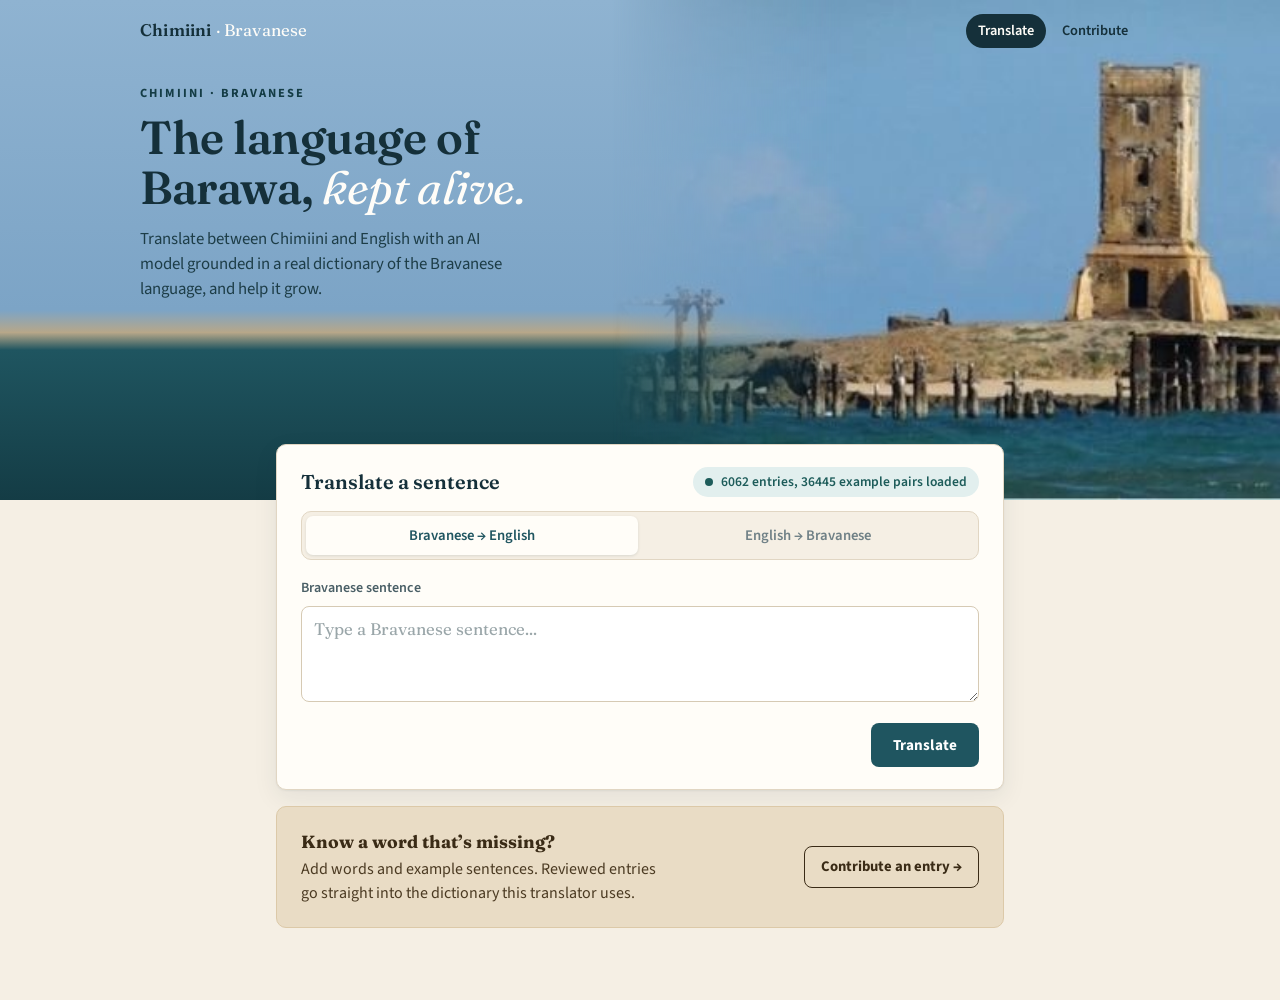
<file: index.html>
<!DOCTYPE html>
<html lang="en">
<head>
<meta charset="UTF-8">
<meta name="viewport" content="width=device-width, initial-scale=1.0">
<title>Chimiini Translator &middot; Bravanese &harr; English</title>
<meta name="description" content="AI-assisted translation between Chimiini (Bravanese) and English, grounded in a Chimiini dictionary and corpus.">
<meta name="theme-color" content="#7ca4c6">
<meta property="og:title" content="Chimiini Translator &middot; Bravanese &harr; English">
<meta property="og:description" content="AI-assisted translation between Chimiini (Bravanese) and English, grounded in a Chimiini dictionary and corpus.">
<meta property="og:image" content="/assets/chilaani-lighthouse.jpg">
<link rel="preconnect" href="https://fonts.googleapis.com">
<link rel="preconnect" href="https://fonts.gstatic.com" crossorigin>
<link href="https://fonts.googleapis.com/css2?family=Fraunces:ital,opsz,wght@0,9..144,400;0,9..144,600;1,9..144,400&family=Source+Sans+3:wght@400;500;600;700&display=swap" rel="stylesheet">
<link rel="stylesheet" href="/assets/site.css">
</head>
<body>
<header class="topbar"><div class="inner">
  <a class="brand" href="/">Chimiini <span>&middot; Bravanese</span></a>
  <nav class="nav">
    <a href="/" aria-current="page">Translate</a>
    <a href="/contribute.html" >Contribute</a>
  </nav>
</div></header>

<section class="hero">
  <div class="inner">
    <div class="hero-copy">
      <p class="eyebrow">Chimiini &middot; Bravanese</p>
      <h1>The language of Barawa, <em>kept alive.</em></h1>
      <p class="lede">Translate between Chimiini and English with an AI model grounded in a real dictionary of the Bravanese language, and help it grow.</p>
    </div>
  </div>
  <img class="hero-photo" src="/assets/chilaani-lighthouse.jpg" width="400" height="300" alt="The Chilaani lighthouse standing on the shore at Barawa, Somalia, with old wooden pier posts in the sea">
</section>

<main class="wrap">
  <div class="card">
    <div class="card-head">
      <h2>Translate a sentence</h2>
      <span class="status pending" id="dataStatus">Loading dictionary&hellip;</span>
    </div>
    <div class="dirtabs" role="group" aria-label="Translation direction">
      <button type="button" class="dirtab active" id="dirB2E">Bravanese &rarr; English</button>
      <button type="button" class="dirtab" id="dirE2B">English &rarr; Bravanese</button>
    </div>
    <label for="sentence" id="sentenceLabel">Bravanese sentence</label>
    <textarea id="sentence" placeholder="Type a Bravanese sentence..."></textarea>
    <div class="btnrow">
      <button type="button" class="primary" id="goBtn" disabled>Translate</button>
    </div>
    <div id="loading" class="loading" role="status">Translating with the dictionary&hellip;</div>
    <div id="errBox" role="alert"></div>
    <div id="resultBox" aria-live="polite"></div>
  </div>

  <div class="card cta">
    <p><strong>Know a word that&rsquo;s missing?</strong>Add words and example sentences. Reviewed entries go straight into the dictionary this translator uses.</p>
    <a class="btn-ghost" href="/contribute.html">Contribute an entry &rarr;</a>
  </div>
</main>

<script>
(function(){
  function stripDiacritics(s) {
    if (!s) return s;
    var repl = { 'ʰ':'', 'ʼ':"'", '’':"'", 'ʻ':"'", 'ˈ':'', 'ð':'dh', 'Ð':'Dh', 'ŋ':'ng' };
    for (var k in repl) s = s.split(k).join(repl[k]);
    return s.normalize('NFD').replace(/[\u0300-\u036f]/g, '');
  }
  function normalizeKey(s) {
    if (!s) return '';
    s = s.replace(/\(.*?\)/g, '');
    s = s.split('-').join('');
    s = stripDiacritics(s);
    s = s.replace(/\s+/g, '');
    return s.toLowerCase().trim();
  }
  function tokenize(s) { return (s.toLowerCase().match(/[a-z']+/g)) || []; }
  function cleanGloss(gloss) {
    if (!gloss) return '';
    gloss = gloss.trim().replace(/^\([^)]*\)\s*/, '');
    gloss = gloss.replace(/^\d+(\/\d+)?\.?\s+/, '');
    var parts = gloss.split(/[;,(]/);
    for (var i=0;i<parts.length;i++){ var t=parts[i].trim(); if(t) return t; }
    return gloss.trim();
  }
  var STOPWORDS = {a:1,an:1,the:1,to:1,of:1,in:1,on:1,at:1,is:1,are:1,was:1,were:1,be:1,been:1,and:1,or:1,but:1,it:1,its:1,s:1,lit:1,also:1};

  function Index(){
    this.braToEng = new Map();
    this.engToBraExact = new Map();
    this.engToBraPartial = new Map();
    this.phraseBraToEng = new Map();
    this.phraseEngToBra = new Map();
    this.userPhraseKeys = new Set();
  }
  // Community submissions (source: "user_added") are reviewed by the site
  // owner, so they take priority over the older dictionary data: they are
  // indexed first (first match wins), tagged [community] in the prompt, and
  // boosted when picking example sentences.
  function isUser(x){ return !!x && x.source === 'user_added'; }
  var USER_EXAMPLE_BOOST = 0.25;

  Index.prototype.addBra = function(key, gloss, note, user){
    if (!key || !gloss) return;
    if (!this.braToEng.has(key)) this.braToEng.set(key, {gloss:gloss, note:note, user:!!user});
  };
  Index.prototype.addEng = function(gloss, braOriginal, note, user){
    var words = tokenize(gloss);
    var isSingle = words.length === 1;
    for (var i=0;i<words.length;i++){
      var w = words[i];
      if (STOPWORDS[w] || w.length < 3) continue;
      var map = isSingle ? this.engToBraExact : this.engToBraPartial;
      if (!map.has(w)) map.set(w, []);
      var arr = map.get(w);
      if (!arr.some(function(e){ return e[0] === braOriginal; })) arr.push([braOriginal, note, !!user]);
    }
  };
  Index.prototype.addPhrase = function(braOriginal, braAscii, english, user){
    if (!braOriginal || !english) return;
    braAscii = braAscii || stripDiacritics(braOriginal);
    var engKey = english.toLowerCase().replace(/[^a-z0-9 ]/g,'').trim();
    var braKey = braAscii.toLowerCase().trim();
    if (braKey && !this.phraseBraToEng.has(braKey)) {
      this.phraseBraToEng.set(braKey, english);
      if (user) this.userPhraseKeys.add('b:' + braKey);
    }
    if (engKey && !this.phraseEngToBra.has(engKey)) {
      this.phraseEngToBra.set(engKey, braOriginal);
      if (user) this.userPhraseKeys.add('e:' + engKey);
    }
  };
  Index.prototype.build = function(lexicon, parallelRows){
    // Community entries first, so they win any key they share with the dictionary.
    lexicon = lexicon.filter(isUser).concat(lexicon.filter(function(e){ return !isUser(e); }));
    parallelRows = parallelRows.filter(isUser).concat(parallelRows.filter(function(r){ return !isUser(r); }));
    for (var i=0;i<lexicon.length;i++){
      var e = lexicon[i];
      var u = isUser(e);
      var headwordOriginal = e.headword_original || '';
      var headwordKey = normalizeKey(headwordOriginal);
      var gloss = cleanGloss(e.gloss || '');
      if (headwordKey && gloss){ this.addBra(headwordKey, gloss, '', u); this.addEng(gloss, headwordOriginal, '', u); }
      if (e.plural_form) this.addBra(normalizeKey(e.plural_form), gloss, '(plural)', u);
      if (e.past_tense) this.addBra(normalizeKey(e.past_tense), gloss, '(past tense)', u);
      var rels = e.related_forms || [];
      for (var j=0;j<rels.length;j++){
        var rel = rels[j];
        var form = rel.form_raw || rel.form;
        if (!form) continue;
        var relGloss = cleanGloss(rel.gloss || '') || gloss;
        var deriv = rel.derivation || [];
        var note = deriv.length ? ('('+deriv.join('/')+')') : '';
        if (relGloss) this.addBra(normalizeKey(form), relGloss, note, u);
        if (rel.past_tense) this.addBra(normalizeKey(rel.past_tense), relGloss, '(past tense)', u);
      }
      var exs = e.examples || [];
      for (var k=0;k<exs.length;k++) this.addPhrase(exs[k].bravanese_original, exs[k].bravanese_ascii, exs[k].english, u);
    }
    for (var p=0;p<parallelRows.length;p++){
      var r = parallelRows[p];
      this.addPhrase(r.bravanese_original, r.bravanese_ascii, r.english, isUser(r));
    }
  };
  Index.prototype.closestExamples = function(tokens, direction, n){
    var map = direction === 'b2e' ? this.phraseBraToEng : this.phraseEngToBra;
    var prefix = direction === 'b2e' ? 'b:' : 'e:';
    var userKeys = this.userPhraseKeys;
    var scored = [];
    var tokenSet = new Set(tokens);
    map.forEach(function(val, key){
      var keyTokens = tokenize(key);
      var overlap = 0;
      for (var i=0;i<keyTokens.length;i++) if (tokenSet.has(keyTokens[i])) overlap++;
      if (overlap > 0) {
        var u = userKeys.has(prefix + key);
        var score = overlap / Math.max(keyTokens.length, tokens.length) + (u ? USER_EXAMPLE_BOOST : 0);
        scored.push([score, key, val, u]);
      }
    });
    scored.sort(function(a,b){ return b[0]-a[0]; });
    return scored.slice(0, n);
  };
  Index.prototype.buildContext = function(sentence, direction){
    var tokens = direction === 'b2e' ? tokenize(stripDiacritics(sentence)) : tokenize(sentence);
    var lexLines = [];
    var unknown = [];
    var self = this;
    if (direction === 'b2e'){
      tokens.forEach(function(t){
        var hit = self.braToEng.get(normalizeKey(t));
        if (hit) lexLines.push((hit.user ? '[community] ' : '') + t + ' = "' + hit.gloss + '" ' + hit.note);
        else unknown.push(t);
      });
    } else {
      tokens.forEach(function(t){
        if (STOPWORDS[t]) return;
        var hits = self.engToBraExact.get(t) || self.engToBraPartial.get(t);
        if (hits && hits.length){
          var shown = hits.slice(0,3).map(function(h){ return (h[2] ? '[community] ' : '') + h[0] + (h[1] ? ' '+h[1] : ''); });
          lexLines.push(t + ' = ' + shown.join(' / '));
        } else unknown.push(t);
      });
    }
    var examples = this.closestExamples(tokens, direction, 5);
    return { lexLines: lexLines, unknown: unknown, examples: examples };
  };

  var GRAMMAR_NOTES = [
    "Chimiini (Bravanese) noun classes, from the dictionary's own conventions:",
    "Class 1/2: people, animals, animate beings (e.g. muke 'woman' / wake 'women'). The class 1 prefix is full mu- only on monosyllabic stems or stems with an initial consonant cluster (muke, mubli); otherwise it reduces to m- (e.g. m-tooro 'thief').",
    "Class 3/4: inanimate, m-/mu- singular, mi- plural (e.g. muti 'tree' / miti 'trees').",
    "Class 5/6: i- singular (often augmentative), ma- plural (e.g. ijiwe 'stone' / majiwe 'stones').",
    "Class 7/8: chi- singular (often diminutive), z(i)- plural (e.g. chiti 'chair' / ziti 'chairs').",
    "Class 9/10: singular and plural forms are identical (e.g. mbuzi 'goat(s)').",
    "Class 11: l- singular, m-/n- plural (e.g. lkuta 'wall' / nkuta 'walls').",
    "Class 14: u- prefix, abstract states/conditions/qualities, usually no plural (e.g. uvivo 'ripeness').",
    "Class 15: verbal nouns / infinitives, marked with ku- (or kh-/chi- variants) plus a final -a (e.g. kuviva 'to be ripe').",
    "Definiteness ('the X') is marked by a suffix that REPLACES the noun's final vowel, based on what that final vowel is: -a -> -aani, -e -> -eeni, -i -> -iini, -o -> -ooni, -u -> -uuni. Examples: skoola 'school' -> skolaani 'the school', kazi 'work' -> kaziini 'the work', suuqu 'market' -> suuquuni 'the market'.",
    "Possessives ('my/your/his-her/our/their X') agree with the possessed noun's class. For 1st singular, 2nd person, and 3rd singular, the possessive is a SUFFIX attached directly to the noun; for 1st plural and 3rd plural, the possessive is a SEPARATE following word. 1st singular ('my'), suffix -a: class 7 -> cha, class 15 -> ka, class 11 -> la, classes 1/2/3/14 -> wa, classes 4/5/6/9 -> ya, classes 8/10 -> za. 2nd person ('your'), suffix -o: class 7 -> cho, class 15 -> ko, class 11 -> lo, classes 1/2/3/14 -> wo, classes 4/5/6/9 -> yo, classes 8/10 -> zo. 3rd singular ('his/her'), suffix -e: class 7 -> che, classes 15/17 -> ke, class 11 -> le, classes 1/2/3/14 -> we, classes 4/5/6/9 -> ye, classes 8/10 -> ze. 1st plural ('our'), separate word ending in -iitu: classes 1/2/14 -> wiitu, class 9 -> yiitu, classes 8/10 -> ziitu, class 17 (locative, 'place') -> kiitu (following its own k- pattern like ka/ko/ke/kaawo elsewhere, NOT grouped with class 15), all other classes (3, 4, 5, 6, 7, 11, 15) -> ndiitu (not the same class-consonant pattern as the other persons -- most classes take the fixed form ndiitu here). kiitu 'our place' and kaawo 'their place' (class 17, locative) can refer to any place -- a house or anywhere else -- not just a home specifically. 3rd plural ('their'), separate word ending in -aawo: class 7 -> chaawo, classes 15/17 -> kaawo, class 11 -> laawo, classes 1/2/3/14 -> waawo, classes 4/5/6/9 -> yaawo, classes 8/10 -> zaawo.",
    "Verb extensions (stack onto the CVC root, roughly extension-causative-reciprocal in order): causative is -ish/-esh (ku-waandra 'get fat' -> ku-waandrisha 'fatten'); stems ending in -uk/-ok mutate the k to sh instead (k-oondroka 'wake up' -> k-oondrosha 'wake s.o. up'). Applied (benefactive/instrumental/directional) is -il/-el, or -iliz/-elez combined with causative. Reciprocal is -an- (ku-'ahidana 'promise one another'), and stacks freely onto applied stems (kh-pikilana 'cook for one another'). A common transitive/causative/intransitive triplet is root+il/el (transitive), root+iz/ez (transitive-causative), root+ik/ek (intransitive); the same pattern recurs as ul/ol, uz/oz, uk/ok, with vowel harmony (high i/u vs mid e/o) picked by the root's final vowel. Some Somali-derived roots take a semantically-empty -at- extension directly on the root.",
    "Tense/mood is built from subject-prefix + auxiliary/marker + stem, not just a past-tense suffix: infinitive is ku-stem-a (becomes kh- before a voiceless-obstruent-initial stem, is dropped before a stem already starting kh-/q-, and lengthens/merges with a vowel-initial stem, e.g. k-aala 'to plant'). Affirmative habitual is invariant hu-stem-a with no subject agreement (hu-biga 'x hits'). The chi- subject prefix marks 3rd person narrative/continuous past in storytelling. Ordinary past tense commonly ends in an -ile/-iile suffix on the verb stem. Negative tenses use a distinct negative subject-prefix set that varies by tense (present, past, future, habitual, imperative, subjunctive each have their own negative paradigm). The copula is irregular: present ni (affirmative) / siwo (negative), invariant; future is SubjectPrefix-taa-ku-wa; past is SubjectPrefix-waaliko. Possession ('have') uses SubjectPrefix-na-cho/na-ye/etc. + the possessed noun, not a separate verb.",
    "Separate from that, there is a LOCATIVE copula ('to be at/in/on [a place]'), built from the root -ko, with a -pi suffix added for 'where' questions. Attested forms -- note several are homophonous across person/class, so context or an explicit subject is needed to disambiguate: 1st singular: niiko 'I am at' (negative siiko 'I am not at'). 2nd singular: uko 'you are at' (homophonous with 3rd singular). 3rd singular (person): uko 'he/she is at' (negative ntaako). 1st plural: chiiko 'we are at' (negative ntachiiko; where-question chikopi 'where are we'; homophonous with the class 7 form below). 2nd plural: niiko 'you (pl.) are at' (homophonous with 1st singular; where-question niikopi 'where are you (pl.)'). 3rd plural (people): waako 'they are at' (negative ntawaako; where-question waakopi 'where are they'). Noun-class locative forms ('it/they [class] is/are at'): class 3 -> wiiko/wuuko (where-question wuukopi); class 4/6 -> yaako (where-question yaakopi); class 5/9 -> yiiko (where-question yiikopi); class 7 -> chiiko (negative ntachiiko; homophonous with 1st plural above); class 8/10 -> ziiko (where-question ziikopi); class 11 -> liiko (where-question liikopi).",
    "These are general patterns, not exhaustive rules -- prefer the specific lexicon entries and example sentences provided below over these generalizations whenever they conflict."
  ].join(' ');

  // Turn the model's reply into safe HTML. Escapes everything first, then
  // renders **bold** / *italic* properly instead of showing the asterisks,
  // and drops Markdown heading marks and bullet stars.
  function formatAnswer(text){
    var t = String(text).replace(/&/g,'&amp;').replace(/</g,'&lt;').replace(/>/g,'&gt;');
    t = t.replace(/^\s{0,3}#{1,6}\s*/gm, '');                 // # headings
    t = t.replace(/^(\s*)[*\-+]\s+/gm, '$1&bull; ');          // * bullet -> •
    t = t.replace(/\*\*(?=\S)([\s\S]*?\S)\*\*/g, '<strong>$1</strong>');
    t = t.replace(/__(?=\S)([\s\S]*?\S)__/g, '<strong>$1</strong>');
    t = t.replace(/(^|[^*\w])\*(?=\S)([^*\n]*?\S)\*(?!\w)/g, '$1<em>$2</em>');
    t = t.replace(/\*/g, '');                                  // any stray asterisks
    return t.replace(/\n/g, '<br>');
  }

  var idx = new Index();
  var currentDir = 'b2e';

  function setDataStatus(ok, text){
    var el = document.getElementById('dataStatus');
    el.className = 'status ' + (ok ? 'ok' : 'pending');
    el.textContent = text;
  }

  Promise.all([
    fetch('lexicon.json').then(function(r){
      if (!r.ok) throw new Error('lexicon.json: HTTP ' + r.status);
      return r.json();
    }),
    fetch('parallel_sentences.jsonl').then(function(r){
      if (!r.ok) throw new Error('parallel_sentences.jsonl: HTTP ' + r.status);
      return r.text();
    }).then(function(text){
      return text.split('\n').filter(function(l){ return l.trim(); }).map(function(l){ return JSON.parse(l); });
    })
  ]).then(function(results){
    var lexicon = results[0];
    var rows = results[1];
    idx.build(lexicon, rows);
    setDataStatus(true, lexicon.length + ' entries, ' + rows.length + ' example pairs loaded');
    document.getElementById('goBtn').disabled = false;
  }).catch(function(err){
    setDataStatus(false, 'Failed to load dictionary data: ' + err.message);
  });

  document.getElementById('dirB2E').addEventListener('click', function(){
    currentDir = 'b2e';
    document.getElementById('dirB2E').classList.add('active');
    document.getElementById('dirE2B').classList.remove('active');
    document.getElementById('sentenceLabel').textContent = 'Bravanese sentence';
    document.getElementById('sentence').placeholder = 'Type a Bravanese sentence...';
  });
  document.getElementById('dirE2B').addEventListener('click', function(){
    currentDir = 'e2b';
    document.getElementById('dirE2B').classList.add('active');
    document.getElementById('dirB2E').classList.remove('active');
    document.getElementById('sentenceLabel').textContent = 'English sentence';
    document.getElementById('sentence').placeholder = 'Type an English sentence...';
  });

  document.getElementById('goBtn').addEventListener('click', function(){
    var sentence = document.getElementById('sentence').value.trim();
    var errBox = document.getElementById('errBox');
    var resultBox = document.getElementById('resultBox');
    errBox.innerHTML = '';
    resultBox.innerHTML = '';
    if (!sentence) return;

    var ctx = idx.buildContext(sentence, currentDir);
    var dirLabel = currentDir === 'b2e' ? 'Chimiini/Bravanese into natural English' : 'English into Chimiini/Bravanese';

    var promptParts = [];
    promptParts.push('You are a linguistic assistant helping translate ' + dirLabel + '.');
    promptParts.push('Use the dictionary matches and example sentences below as ground truth for vocabulary and grammar -- they come directly from a real Chimiini/Bravanese dictionary and corpus, retrieved specifically for this sentence.');
    promptParts.push('Lines tagged [community] were contributed by Chimiini speakers and reviewed by the site owner. They are the most trusted source: when a [community] entry disagrees with an untagged dictionary entry or example, follow the [community] one.');
    promptParts.push('If a word in the input has no matching lexicon entry below, say so explicitly in your answer rather than inventing a translation for it.');
    promptParts.push('');
    promptParts.push('GRAMMAR BACKGROUND: ' + GRAMMAR_NOTES);
    promptParts.push('');
    promptParts.push('DICTIONARY MATCHES for words in this sentence:');
    promptParts.push(ctx.lexLines.length ? ctx.lexLines.join('\n') : '(none found)');
    if (ctx.unknown.length) promptParts.push('\nWords with NO dictionary match: ' + ctx.unknown.join(', '));
    promptParts.push('\nRELEVANT EXAMPLE SENTENCES from the corpus (for grammar/word-order reference):');
    promptParts.push(ctx.examples.length ? ctx.examples.map(function(e){ return (e[3] ? '[community] ' : '') + e[1] + '  =  ' + e[2]; }).join('\n') : '(none found)');
    promptParts.push('');
    promptParts.push('SENTENCE TO TRANSLATE: "' + sentence + '"');
    promptParts.push('');
    promptParts.push('Give: 1) your best translation, 2) a one-sentence note on any word you could not ground in the dictionary matches above, if any. Keep it concise. Write plain text only: no Markdown, no asterisks, no # headings.');

    var loading = document.getElementById('loading');
    loading.style.display = 'block';
    document.getElementById('goBtn').disabled = true;

    fetch('/.netlify/functions/translate', {
      method: 'POST',
      headers: { 'Content-Type': 'application/json' },
      body: JSON.stringify({ prompt: promptParts.join('\n') })
    }).then(function(r){ return r.json().then(function(data){ return { ok: r.ok, status: r.status, data: data }; }); })
      .then(function(result){
      loading.style.display = 'none';
      document.getElementById('goBtn').disabled = false;
      if (!result.ok) {
        var msg = (result.data && result.data.error) ? result.data.error : ('Request failed (status ' + result.status + ')');
        errBox.innerHTML = '<div class="err">' + msg + '</div>';
        return;
      }
      var textBlocks = (result.data.content || []).filter(function(b){ return b.type === 'text'; }).map(function(b){ return b.text; });
      if (!textBlocks.length){
        errBox.innerHTML = '<div class="err">No response text came back.</div>';
        return;
      }
      var answer = textBlocks.join('\n');
      var html = '<div class="result">' + formatAnswer(answer) + '</div>';
      html += '<details><summary>See the dictionary context used for this translation</summary>';
      html += '<div class="ctxblock">' + promptParts.join('\n').replace(/</g,'&lt;') + '</div></details>';
      resultBox.innerHTML = html;
    }).catch(function(err){
      loading.style.display = 'none';
      document.getElementById('goBtn').disabled = false;
      errBox.innerHTML = '<div class="err">Request failed: ' + err.message + '</div>';
    });
  });
})();
</script>
</body>
</html>
</file>
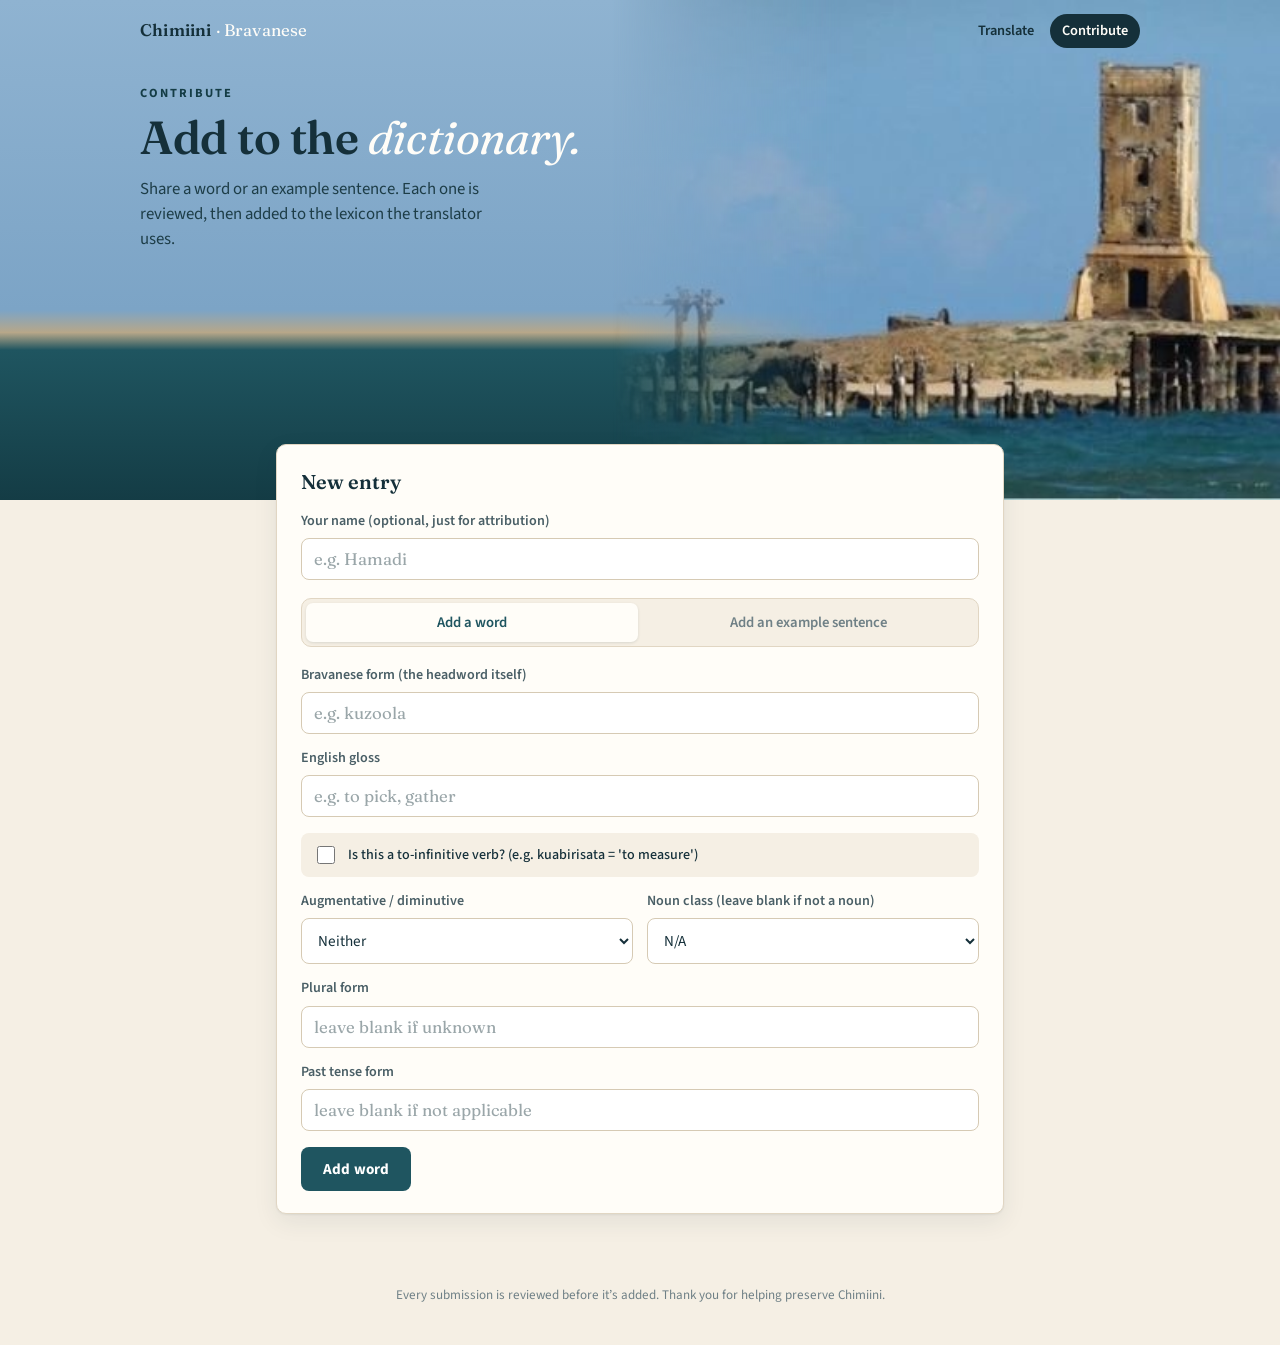
<file: contribute.html>
<!DOCTYPE html>
<html lang="en">
<head>
<meta charset="UTF-8">
<meta name="viewport" content="width=device-width, initial-scale=1.0">
<title>Contribute &middot; Chimiini Translator</title>
<meta name="description" content="Add Chimiini (Bravanese) words and example sentences to the dictionary.">
<meta name="theme-color" content="#7ca4c6">
<meta property="og:title" content="Contribute &middot; Chimiini Translator">
<meta property="og:description" content="Add Chimiini (Bravanese) words and example sentences to the dictionary.">
<meta property="og:image" content="/assets/chilaani-lighthouse.jpg">
<link rel="preconnect" href="https://fonts.googleapis.com">
<link rel="preconnect" href="https://fonts.gstatic.com" crossorigin>
<link href="https://fonts.googleapis.com/css2?family=Fraunces:ital,opsz,wght@0,9..144,400;0,9..144,600;1,9..144,400&family=Source+Sans+3:wght@400;500;600;700&display=swap" rel="stylesheet">
<link rel="stylesheet" href="/assets/site.css">
</head>
<body>
<header class="topbar"><div class="inner">
  <a class="brand" href="/">Chimiini <span>&middot; Bravanese</span></a>
  <nav class="nav">
    <a href="/" >Translate</a>
    <a href="/contribute.html" aria-current="page">Contribute</a>
  </nav>
</div></header>

<section class="hero">
  <div class="inner">
    <div class="hero-copy">
      <p class="eyebrow">Contribute</p>
      <h1>Add to the <em>dictionary.</em></h1>
      <p class="lede">Share a word or an example sentence. Each one is reviewed, then added to the lexicon the translator uses.</p>
    </div>
  </div>
  <img class="hero-photo" src="/assets/chilaani-lighthouse.jpg" width="400" height="300" alt="The Chilaani lighthouse standing on the shore at Barawa, Somalia, with old wooden pier posts in the sea">
</section>

<main class="wrap">
  <div class="card">
    <h2>New entry</h2>
    <label for="submitterName">Your name (optional, just for attribution)</label>
    <input type="text" id="submitterName" placeholder="e.g. Hamadi">

    <div class="modetabs" role="group" aria-label="Entry type" style="margin-top:18px;">
      <button type="button" class="modetab active" id="modeWord">Add a word</button>
      <button type="button" class="modetab" id="modeExample">Add an example sentence</button>
    </div>

    <!-- WORD FORM -->
    <form id="wordForm" name="word-entries" method="POST" data-netlify="true" data-netlify-honeypot="bot-field">
      <input type="hidden" name="form-name" value="word-entries">
      <p hidden><label>Leave blank <input name="bot-field"></label></p>
      <input type="hidden" name="submitted_by" id="w_submitted_by">

      <label for="w_bra">Bravanese form (the headword itself)</label>
      <input type="text" name="bravanese_form" id="w_bra" placeholder="e.g. kuzoola">

      <label for="w_eng">English gloss</label>
      <input type="text" name="english_form" id="w_eng" placeholder="e.g. to pick, gather">

      <div class="checkrow">
        <input type="checkbox" name="is_infinitive_verb" id="w_isverb" value="true">
        <label for="w_isverb">Is this a to-infinitive verb? (e.g. kuabirisata = 'to measure')</label>
      </div>

      <div class="row2">
        <div>
          <label for="w_sizeclass">Augmentative / diminutive</label>
          <select name="size_class" id="w_sizeclass">
            <option value="">Neither</option>
            <option value="augmentative">Augmentative</option>
            <option value="diminutive">Diminutive</option>
          </select>
        </div>
        <div>
          <label for="w_nounclass">Noun class (leave blank if not a noun)</label>
          <select name="noun_class" id="w_nounclass">
            <option value="">N/A</option>
            <option value="1/2">1/2 -- people, animals (muke/wake)</option>
            <option value="3/4">3/4 -- m-/mu- inanimate (muti/miti)</option>
            <option value="5/6">5/6 -- i-/ma-, often augmentative (ijiwe/majiwe)</option>
            <option value="7/8">7/8 -- chi-/z-, often diminutive (chiti/ziti)</option>
            <option value="9/10">9/10 -- singular = plural</option>
            <option value="11">11 -- l-/m-,n- (lkuta/nkuta)</option>
            <option value="14">14 -- u- abstract/state (uvivo)</option>
            <option value="15">15 -- verbal noun/infinitive (kuviva)</option>
          </select>
        </div>
      </div>

      <div id="w_pluralWrap">
        <label for="w_plural">Plural form</label>
        <input type="text" name="plural_form" id="w_plural" placeholder="leave blank if unknown">
      </div>

      <label for="w_past">Past tense form</label>
      <input type="text" name="past_tense" id="w_past" placeholder="leave blank if not applicable">

      <button type="submit" class="primary">Add word</button>
      <div id="w_msg" class="msg" role="status"></div>
    </form>

    <!-- EXAMPLE FORM -->
    <form id="exampleForm" name="example-entries" method="POST" data-netlify="true" data-netlify-honeypot="bot-field" style="display:none;">
      <input type="hidden" name="form-name" value="example-entries">
      <p hidden><label>Leave blank <input name="bot-field"></label></p>
      <input type="hidden" name="submitted_by" id="e_submitted_by">

      <label for="e_bra">Bravanese sentence</label>
      <textarea name="bravanese_sentence" id="e_bra" placeholder="e.g. Umezoola matunda."></textarea>

      <label for="e_eng">English translation</label>
      <textarea name="english_translation" id="e_eng" placeholder="e.g. He has picked the fruits."></textarea>

      <label for="e_past">Past tense form used (if any)</label>
      <input type="text" name="past_tense" id="e_past" placeholder="leave blank if not applicable">

      <label for="e_headword">Headword this example belongs to (optional)</label>
      <input type="text" name="headword_hint" id="e_headword" placeholder="e.g. kuzoola">
      <div class="hint">Not validated here since this app doesn't have the full lexicon loaded -- it'll be matched to the lexicon entry when your submission is approved.</div>

      <button type="submit" class="primary">Add example</button>
      <div id="e_msg" class="msg" role="status"></div>
    </form>
  </div>
</main>
<footer>Every submission is reviewed before it&rsquo;s added. Thank you for helping preserve Chimiini.</footer>

<script>
  var modeWord = document.getElementById('modeWord');
  var modeExample = document.getElementById('modeExample');
  var wordForm = document.getElementById('wordForm');
  var exampleForm = document.getElementById('exampleForm');

  modeWord.addEventListener('click', function(){
    modeWord.classList.add('active'); modeExample.classList.remove('active');
    wordForm.style.display = ''; exampleForm.style.display = 'none';
  });
  modeExample.addEventListener('click', function(){
    modeExample.classList.add('active'); modeWord.classList.remove('active');
    exampleForm.style.display = ''; wordForm.style.display = 'none';
  });

  var nounClassSel = document.getElementById('w_nounclass');
  var pluralWrap = document.getElementById('w_pluralWrap');
  nounClassSel.addEventListener('change', function(){
    var v = nounClassSel.value;
    pluralWrap.style.display = (v === '9/10' || v === '14' || v === '15') ? 'none' : '';
  });

  function encodeForm(form){
    var data = new FormData(form);
    var pairs = [];
    for (var pair of data.entries()) {
      pairs.push(encodeURIComponent(pair[0]) + '=' + encodeURIComponent(pair[1]));
    }
    return pairs.join('&');
  }

  function showMsg(el, text, ok){
    el.style.display = 'block';
    el.className = 'msg ' + (ok ? 'ok' : 'err');
    el.textContent = text;
    setTimeout(function(){ el.style.display = 'none'; }, 5000);
  }

  function wireForm(form, submittedByFieldId, msgId, resetIds, isWordForm){
    var msgEl = document.getElementById(msgId);
    form.addEventListener('submit', function(ev){
      ev.preventDefault();
      document.getElementById(submittedByFieldId).value = document.getElementById('submitterName').value.trim();

      var requiredOk = isWordForm
        ? (document.getElementById('w_bra').value.trim() && document.getElementById('w_eng').value.trim())
        : (document.getElementById('e_bra').value.trim() && document.getElementById('e_eng').value.trim());
      if (!requiredOk) {
        showMsg(msgEl, 'Please fill in both required fields.', false);
        return;
      }

      fetch('/', {
        method: 'POST',
        headers: { 'Content-Type': 'application/x-www-form-urlencoded' },
        body: encodeForm(form)
      }).then(function(res){
        if (res.ok) {
          showMsg(msgEl, 'Submitted -- thank you! It will appear in the translator once reviewed.', true);
          resetIds.forEach(function(id){
            var el = document.getElementById(id);
            if (el.type === 'checkbox') el.checked = false;
            else el.value = '';
          });
          if (isWordForm) { pluralWrap.style.display = ''; }
        } else {
          showMsg(msgEl, 'Submission failed (status ' + res.status + '). Please try again.', false);
        }
      }).catch(function(err){
        showMsg(msgEl, 'Submission failed: ' + err.message, false);
      });
    });
  }

  wireForm(wordForm, 'w_submitted_by', 'w_msg', ['w_bra','w_eng','w_isverb','w_sizeclass','w_nounclass','w_plural','w_past'], true);
  wireForm(exampleForm, 'e_submitted_by', 'e_msg', ['e_bra','e_eng','e_past','e_headword'], false);
</script>
</body>
</html>
</file>
<file: assets/site.css>
/* Baraawe coast palette — sampled from the Chilaani lighthouse photo */
:root {
  --sky: #7ca4c6;
  --sky-hi: #8fb3d1;
  --sea: #1f5560;
  --sea-deep: #143c45;
  --stone: #a07d52;      /* lighthouse sandstone */
  --stone-soft: #e9dcc5;
  --sand: #f5efe4;       /* page background, limestone */
  --paper: #fffdf8;
  --ink: #15303a;
  --ink-2: #4a5f66;
  --ink-3: #6f8086;
  --line: #e1d6c3;
  --ok-bg: #e2efee; --ok-ink: #1d5c5a;
  --err-bg: #f8e4dd; --err-ink: #9a3a24;
  --radius: 10px;
  --shadow: 0 1px 2px rgba(21,48,58,.06), 0 8px 24px rgba(21,48,58,.08);
  --serif: 'Fraunces', Georgia, 'Iowan Old Style', serif;
  --sans: 'Source Sans 3', system-ui, -apple-system, 'Segoe UI', sans-serif;
}
* { box-sizing: border-box; }
html { -webkit-text-size-adjust: 100%; }
body { margin: 0; background: var(--sand); color: var(--ink); font-family: var(--sans); font-size: 16px; line-height: 1.5; }
a { color: var(--sea); }

/* ---------- Top bar ---------- */
.topbar { position: absolute; inset: 0 0 auto 0; z-index: 3; }
.topbar .inner { max-width: 1040px; margin: 0 auto; padding: 14px 20px; display: flex; align-items: center; justify-content: space-between; gap: 12px; }
.brand { font-family: var(--serif); font-weight: 600; font-size: 1.05rem; color: var(--ink); text-decoration: none; letter-spacing: .01em; }
.brand span { color: var(--paper); font-weight: 400; }
.nav { display: flex; gap: 4px; }
.nav a { font-size: .9rem; font-weight: 600; color: var(--ink); text-decoration: none; padding: 6px 12px; border-radius: 999px; }
.nav a:hover { background: rgba(255,255,255,.25); }
.nav a[aria-current="page"] { background: var(--ink); color: var(--paper); }

/* ---------- Hero ---------- */
.hero {
  position: relative; overflow: hidden;
  /* sky above the horizon line, sea below it — matches the photo */
  background: linear-gradient(180deg, var(--sky-hi) 0%, var(--sky) 62%, #b7a789 66.5%, var(--sea) 70%, var(--sea-deep) 100%);
}
.hero .inner { position: relative; max-width: 1040px; margin: 0 auto; min-height: 500px; padding: 84px 20px 120px; display: flex; align-items: flex-start; }
.hero-copy { position: relative; z-index: 2; max-width: 520px; }
.hero-photo {
  position: absolute; right: 0; bottom: 0; height: 100%; width: auto; max-width: none; z-index: 1;
  -webkit-mask-image: linear-gradient(90deg, transparent 0%, #000 34%);
  mask-image: linear-gradient(90deg, transparent 0%, #000 34%);
}
.hero-caption { position: absolute; right: 20px; bottom: 12px; z-index: 2; font-size: .75rem; color: rgba(255,255,255,.85); letter-spacing: .02em; }
.eyebrow { font-size: .78rem; font-weight: 700; letter-spacing: .16em; text-transform: uppercase; color: var(--sea-deep); margin: 0 0 10px; }
.hero h1 { font-family: var(--serif); font-weight: 600; font-size: clamp(2rem, 4.2vw, 2.9rem); line-height: 1.08; margin: 0 0 14px; color: var(--ink); letter-spacing: -.01em; }
.hero h1 em { font-style: italic; font-weight: 400; color: var(--paper); }
.hero p.lede { font-size: 1.05rem; color: #1d3d47; margin: 0; max-width: 46ch; }

/* ---------- Content ---------- */
main.wrap { position: relative; z-index: 2; max-width: 760px; margin: -56px auto 0; padding: 0 16px 56px; }
.card { background: var(--paper); border: 1px solid var(--line); border-radius: var(--radius); box-shadow: var(--shadow); padding: 22px 24px; margin-bottom: 16px; }
.card h2, .card h3 { font-family: var(--serif); font-weight: 600; font-size: 1.25rem; margin: 0 0 14px; color: var(--ink); }
.card-head { display: flex; align-items: center; justify-content: space-between; gap: 12px; flex-wrap: wrap; margin-bottom: 14px; }
.card-head h2 { margin: 0; }

label { display: block; font-size: .88rem; font-weight: 600; color: var(--ink-2); margin: 14px 0 6px; }
.card > label:first-of-type { margin-top: 0; }
input[type=text], select, textarea {
  width: 100%; background: #fff; border: 1px solid #d6cab4; border-radius: 8px; color: var(--ink);
  font-family: var(--serif); font-size: 1.05rem; padding: 10px 12px; transition: border-color .15s, box-shadow .15s;
}
select { font-family: var(--sans); font-size: .95rem; }
textarea { min-height: 96px; resize: vertical; line-height: 1.45; }
input::placeholder, textarea::placeholder { color: #9aa6a9; }
input:focus, select:focus, textarea:focus { outline: none; border-color: var(--sea); box-shadow: 0 0 0 3px rgba(31,85,96,.18); }
button:focus-visible, a:focus-visible { outline: 3px solid rgba(31,85,96,.45); outline-offset: 2px; }

/* segmented toggle (direction / mode tabs) */
.dirtabs, .modetabs { display: flex; gap: 4px; padding: 4px; background: var(--sand); border: 1px solid var(--line); border-radius: 10px; margin-bottom: 18px; }
.dirtab, .modetab { flex: 1; font-family: var(--sans); font-size: .92rem; font-weight: 600; padding: 9px 10px; border: 0; border-radius: 7px; background: transparent; color: var(--ink-3); cursor: pointer; transition: background .15s, color .15s; }
.dirtab:hover, .modetab:hover { color: var(--ink); }
.dirtab.active, .modetab.active { background: var(--paper); color: var(--sea); box-shadow: 0 1px 3px rgba(21,48,58,.12); }

.btnrow { display: flex; justify-content: flex-end; margin-top: 14px; }
button.primary {
  font-family: var(--sans); font-size: .95rem; font-weight: 700; letter-spacing: .01em;
  background: var(--sea); color: #fff; border: 0; border-radius: 8px; padding: 11px 22px; cursor: pointer; margin-top: 16px;
  transition: background .15s, transform .05s;
}
.btnrow button.primary { margin-top: 0; }
button.primary:hover { background: var(--sea-deep); }
button.primary:active { transform: translateY(1px); }
button.primary:disabled { opacity: .45; cursor: default; }

.status { display: inline-flex; align-items: center; gap: 8px; font-size: .85rem; font-weight: 600; padding: 5px 12px; border-radius: 999px; }
.status::before { content: ""; width: 8px; height: 8px; border-radius: 50%; background: currentColor; }
.status.pending { background: var(--sand); color: var(--ink-3); }
.status.ok { background: var(--ok-bg); color: var(--ok-ink); }

.loading { display: none; font-size: .92rem; color: var(--sea); margin-top: 14px; }
.err { font-size: .92rem; color: var(--err-ink); background: var(--err-bg); border-radius: 8px; padding: 10px 14px; margin-top: 14px; }
.result {
  font-family: var(--serif); font-size: 1.15rem; line-height: 1.6; margin-top: 16px; padding: 16px 18px;
  background: #f1f6f6; border-left: 4px solid var(--sea); border-radius: 0 8px 8px 0;
}
details { font-size: .88rem; margin-top: 14px; color: var(--ink-2); }
summary { cursor: pointer; font-weight: 600; color: var(--sea); }
.ctxblock { margin-top: 10px; padding: 12px 14px; background: var(--sand); border: 1px solid var(--line); border-radius: 8px; white-space: pre-wrap; line-height: 1.5; font-size: .82rem; max-height: 420px; overflow: auto; }

/* contribute form bits */
.row2 { display: grid; grid-template-columns: 1fr 1fr; gap: 14px; }
.checkrow { display: flex; align-items: center; gap: 10px; margin-top: 16px; padding: 10px 12px; background: var(--sand); border-radius: 8px; }
.checkrow input { width: 18px; height: 18px; accent-color: var(--sea); flex: none; }
.checkrow label { margin: 0; font-weight: 500; color: var(--ink); }
.hint { font-size: .82rem; color: var(--ink-3); margin-top: 6px; line-height: 1.45; }
.msg { display: none; font-size: .92rem; margin-top: 12px; padding: 10px 14px; border-radius: 8px; }
.msg.ok { background: var(--ok-bg); color: var(--ok-ink); }
.msg.err { background: var(--err-bg); color: var(--err-ink); }

.cta { display: flex; align-items: center; justify-content: space-between; gap: 16px; flex-wrap: wrap; background: var(--stone-soft); border-color: #dcc9a8; box-shadow: none; }
.cta p { margin: 0; color: #4b3a22; max-width: 46ch; }
.cta strong { font-family: var(--serif); font-size: 1.1rem; display: block; color: #3a2b16; margin-bottom: 2px; }
.btn-ghost { font-weight: 700; font-size: .92rem; color: #3a2b16; text-decoration: none; border: 1.5px solid #3a2b16; border-radius: 8px; padding: 9px 16px; white-space: nowrap; }
.btn-ghost:hover { background: #3a2b16; color: var(--stone-soft); }

footer { max-width: 760px; margin: 0 auto; padding: 0 16px 40px; font-size: .82rem; color: var(--ink-3); text-align: center; }

/* ---------- Small screens ---------- */
@media (max-width: 760px) {
  .hero { background: linear-gradient(180deg, var(--sky-hi), var(--sky)); }
  .hero .inner { flex-direction: column; min-height: 0; padding: 72px 16px 0; }
  .hero-copy { padding-bottom: 20px; }
  .hero-photo { position: relative; display: block; width: 100%; height: auto; margin: 0; -webkit-mask-image: linear-gradient(180deg, transparent 0%, #000 22%); mask-image: linear-gradient(180deg, transparent 0%, #000 22%); }
  .hero-caption { right: 12px; bottom: 70px; }
  main.wrap { margin-top: -48px; }
  .card { padding: 18px 16px; }
  .row2 { grid-template-columns: 1fr; gap: 0; }
  .topbar .inner { padding: 12px 16px; }
  .brand span { display: none; }
}
</file>
